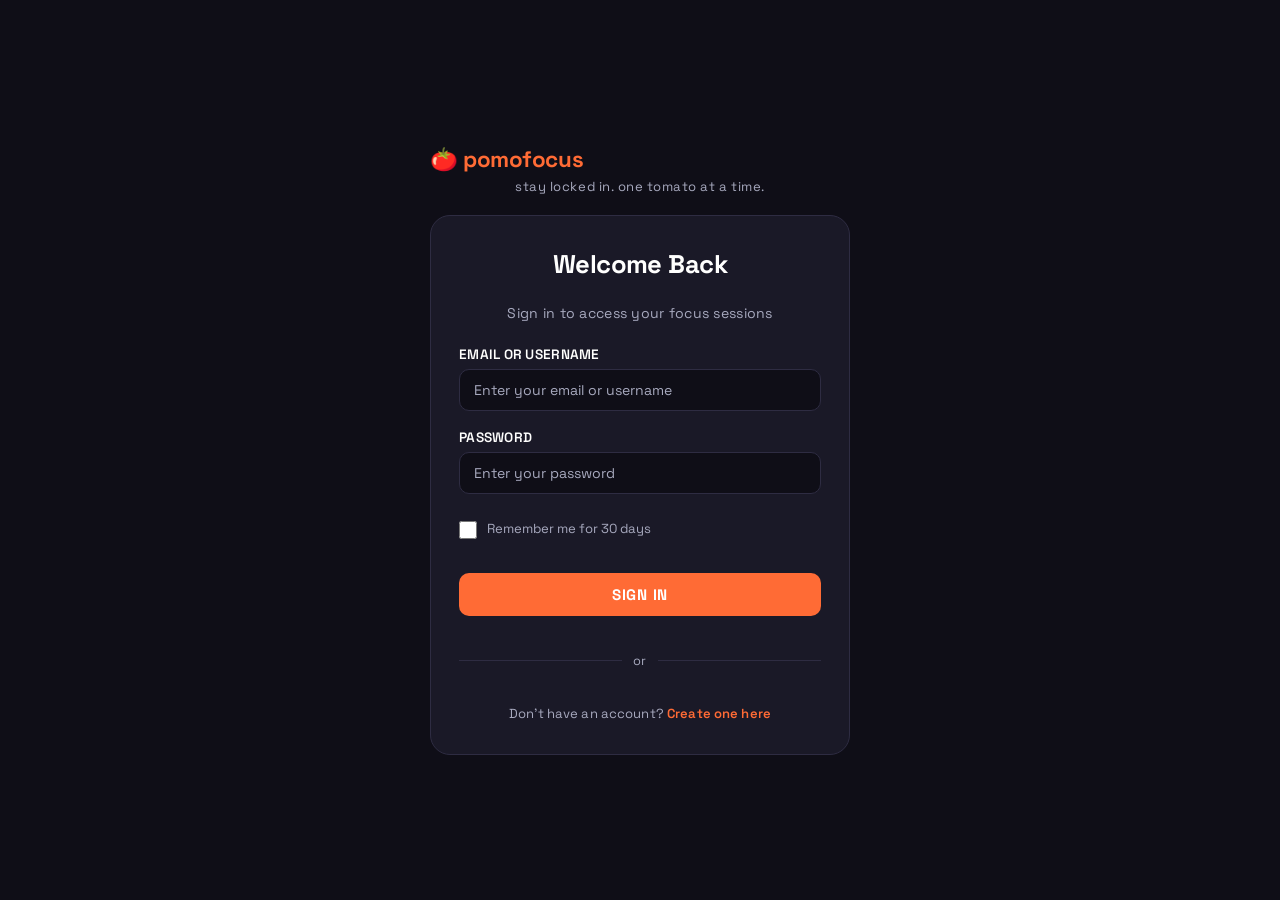
<file: index.html>
<!DOCTYPE html>
<html lang="en">
<head>
  <meta charset="UTF-8" />
  <meta name="viewport" content="width=device-width, initial-scale=1.0"/>
  <title>Pomodoro Timer</title>
  <link rel="stylesheet" href="style.css" />
  <link href="https://fonts.googleapis.com/css2?family=Space+Grotesk:wght@400;600;700&family=Space+Mono:wght@400;700&display=swap" rel="stylesheet"/>
</head>
<body>

  <div class="app">

    <header>
      <div class="header-top">
        <div class="logo">🍅 pomofocus</div>
        <div class="user-menu">
          <span class="user-name" id="userName">User</span>
          <button class="btn-logout" onclick="logoutUser()" title="Logout">↪</button>
        </div>
      </div>
      <p class="tagline">stay locked in. one tomato at a time.</p>
    </header>

    <div class="mode-tabs">
      <button class="tab active" data-mode="work" onclick="switchMode('work')">Focus</button>
      <button class="tab" data-mode="short" onclick="switchMode('short')">Short Break</button>
      <button class="tab" data-mode="long" onclick="switchMode('long')">Long Break</button>
    </div>

    <div class="timer-card">
      <div class="ring-wrapper">
        <svg class="ring" viewBox="0 0 200 200">
          <circle class="ring-bg" cx="100" cy="100" r="88"/>
          <circle class="ring-progress" id="ring" cx="100" cy="100" r="88"/>
        </svg>
        <div class="time-display" id="timeDisplay">25:00</div>
      </div>

      <div class="session-label" id="sessionLabel">Time to focus 🎯</div>

      <!-- Task Input Box -->
      <div class="task-box">
        <input
          type="text"
          id="taskInput"
          class="task-input"
          placeholder="What are you working on?"
          maxlength="60"
        />
        <div class="task-display" id="taskDisplay" style="display:none;">
          <span id="taskText"></span>
          <button class="task-clear" onclick="clearTask()">✕</button>
        </div>
      </div>

      <div class="controls">
        <button class="btn-icon" onclick="resetTimer()" title="Reset">↺</button>
        <button class="btn-main" id="startBtn" onclick="toggleTimer()">Start</button>
        <button class="btn-icon" onclick="skipSession()" title="Skip">⏭</button>
      </div>
    </div>

    <div class="stats">
      <div class="stat">
        <span class="stat-num" id="sessionCount">0</span>
        <span class="stat-label">Sessions Done</span>
      </div>
      <div class="stat">
        <span class="stat-num" id="focusMinutes">0</span>
        <span class="stat-label">Minutes Focused</span>
      </div>
      <div class="stat">
        <span class="stat-num" id="breakCount">0</span>
        <span class="stat-label">Breaks Taken</span>
      </div>
    </div>

    <div class="tip-box" id="tipBox">
      💡 <span id="tipText">Work in focused 25-min blocks for maximum productivity.</span>
    </div>

  </div>

  <script src="auth.js"></script>
  <script>
    // Check if user is logged in
    window.addEventListener('DOMContentLoaded', function() {
      if (!isUserLoggedIn()) {
        window.location.href = 'login.html';
        return;
      }
      
      // Display user name
      const user = getCurrentUser();
      if (user) {
        document.getElementById('userName').textContent = user.name;
      }
    });
  </script>
  <script src="script.js"></script>
</body>
</html>
</file>
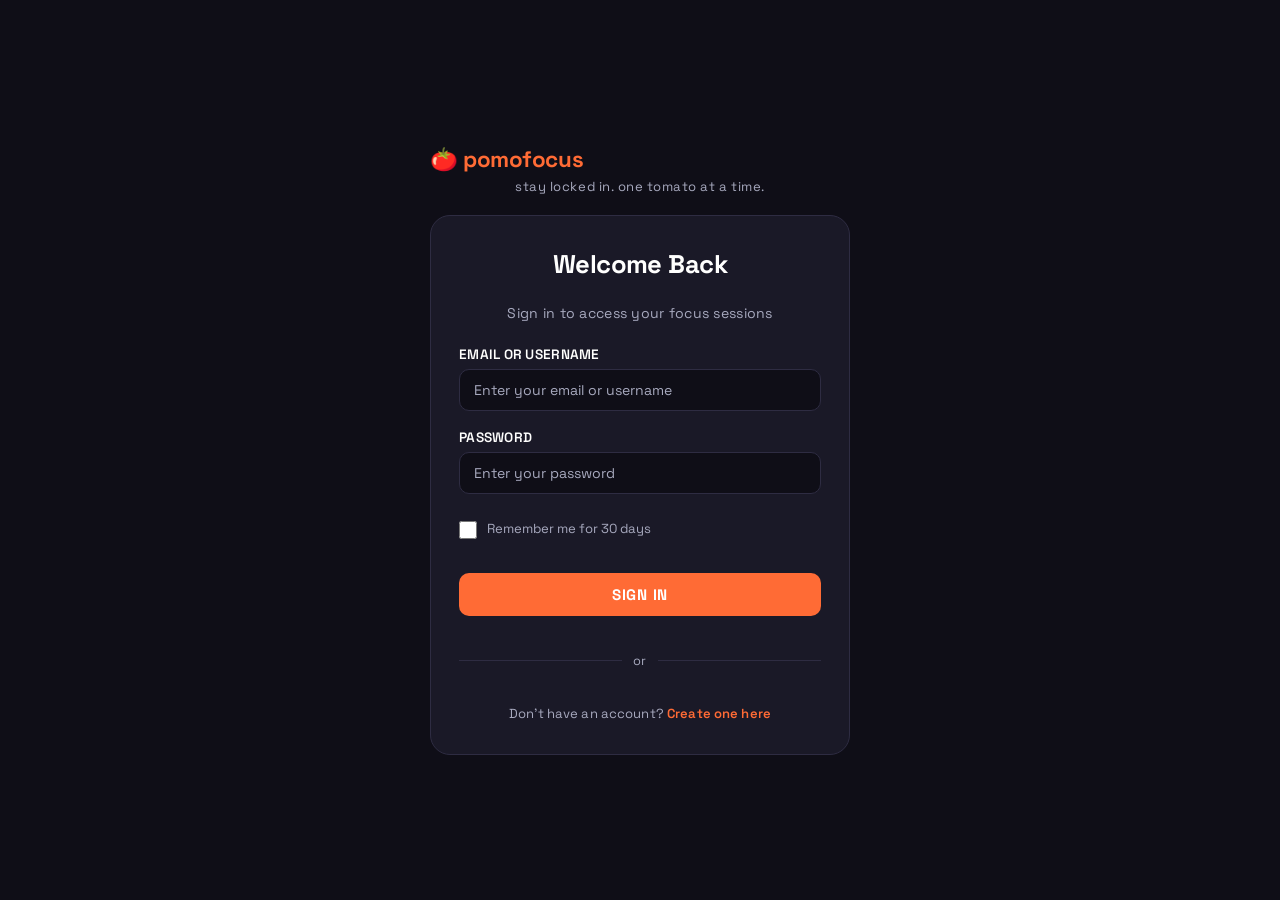
<file: login.html>
<!DOCTYPE html>
<html lang="en">
<head>
  <meta charset="UTF-8" />
  <meta name="viewport" content="width=device-width, initial-scale=1.0"/>
  <title>Login - Pomofocus</title>
  <link rel="stylesheet" href="style.css" />
  <link href="https://fonts.googleapis.com/css2?family=Space+Grotesk:wght@400;600;700&family=Space+Mono:wght@400;700&display=swap" rel="stylesheet"/>
</head>
<body>
  <div class="app">
    <header>
      <div class="logo">🍅 pomofocus</div>
      <p class="tagline">stay locked in. one tomato at a time.</p>
    </header>

    <div class="auth-card">
      <h2 class="auth-title">Welcome Back</h2>
      <p class="auth-subtitle">Sign in to access your focus sessions</p>

      <form id="loginForm" class="auth-form">
        <div class="form-group">
          <label for="loginEmail" class="form-label">Email or Username</label>
          <input
            type="text"
            id="loginEmail"
            class="form-input"
            placeholder="Enter your email or username"
            required
          />
          <span class="error-message" id="emailError"></span>
        </div>

        <div class="form-group">
          <label for="loginPassword" class="form-label">Password</label>
          <input
            type="password"
            id="loginPassword"
            class="form-input"
            placeholder="Enter your password"
            required
          />
          <span class="error-message" id="passwordError"></span>
        </div>

        <div class="form-group checkbox">
          <input
            type="checkbox"
            id="rememberMe"
            class="form-checkbox"
          />
          <label for="rememberMe" class="checkbox-label">Remember me for 30 days</label>
        </div>

        <button type="submit" class="btn-auth">Sign In</button>
        <span class="auth-message" id="loginMessage"></span>
      </form>

      <div class="auth-divider">or</div>

      <p class="auth-footer">
        Don't have an account?
        <a href="signup.html" class="auth-link">Create one here</a>
      </p>
    </div>
  </div>

  <script src="auth.js"></script>
  <script>
    // Handle login form submission
    document.getElementById('loginForm').addEventListener('submit', function(e) {
      e.preventDefault();
      handleLogin();
    });

    // Auto-fill if user was remembered
    window.addEventListener('DOMContentLoaded', function() {
      const remembered = localStorage.getItem('rememberMe');
      if (remembered) {
        const user = JSON.parse(localStorage.getItem('currentUser'));
        if (user) {
          document.getElementById('loginEmail').value = user.email;
          document.getElementById('rememberMe').checked = true;
        }
      }
    });
  </script>
</body>
</html>
</file>
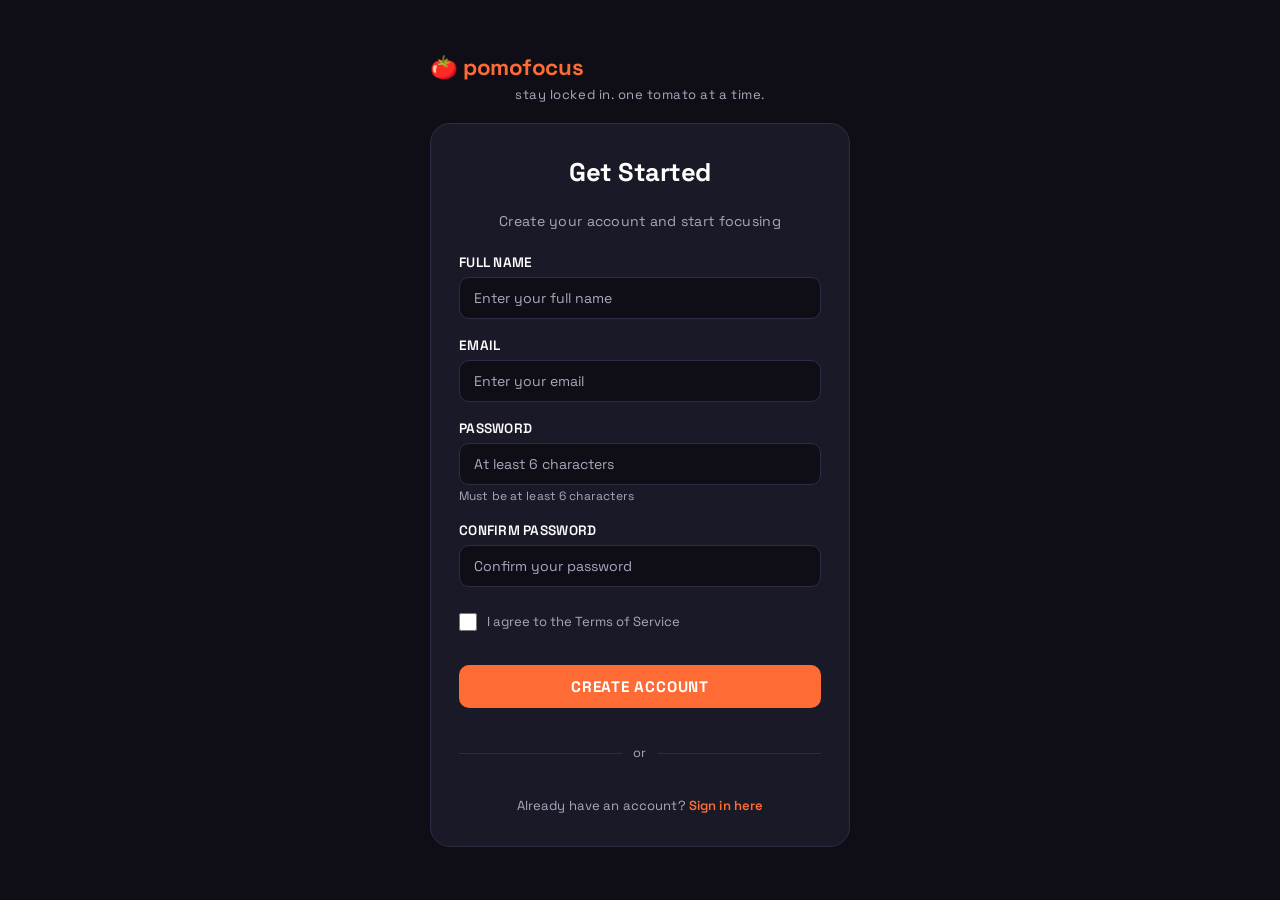
<file: signup.html>
<!DOCTYPE html>
<html lang="en">
<head>
  <meta charset="UTF-8" />
  <meta name="viewport" content="width=device-width, initial-scale=1.0"/>
  <title>Sign Up - Pomofocus</title>
  <link rel="stylesheet" href="style.css" />
  <link href="https://fonts.googleapis.com/css2?family=Space+Grotesk:wght@400;600;700&family=Space+Mono:wght@400;700&display=swap" rel="stylesheet"/>
</head>
<body>
  <div class="app">
    <header>
      <div class="logo">🍅 pomofocus</div>
      <p class="tagline">stay locked in. one tomato at a time.</p>
    </header>

    <div class="auth-card">
      <h2 class="auth-title">Get Started</h2>
      <p class="auth-subtitle">Create your account and start focusing</p>

      <form id="signupForm" class="auth-form">
        <div class="form-group">
          <label for="signupName" class="form-label">Full Name</label>
          <input
            type="text"
            id="signupName"
            class="form-input"
            placeholder="Enter your full name"
            required
          />
          <span class="error-message" id="nameError"></span>
        </div>

        <div class="form-group">
          <label for="signupEmail" class="form-label">Email</label>
          <input
            type="email"
            id="signupEmail"
            class="form-input"
            placeholder="Enter your email"
            required
          />
          <span class="error-message" id="emailError"></span>
        </div>

        <div class="form-group">
          <label for="signupPassword" class="form-label">Password</label>
          <input
            type="password"
            id="signupPassword"
            class="form-input"
            placeholder="At least 6 characters"
            required
            minlength="6"
          />
          <span class="error-message" id="passwordError"></span>
          <p class="password-hint">Must be at least 6 characters</p>
        </div>

        <div class="form-group">
          <label for="confirmPassword" class="form-label">Confirm Password</label>
          <input
            type="password"
            id="confirmPassword"
            class="form-input"
            placeholder="Confirm your password"
            required
          />
          <span class="error-message" id="confirmError"></span>
        </div>

        <div class="form-group checkbox">
          <input
            type="checkbox"
            id="agreeTerms"
            class="form-checkbox"
            required
          />
          <label for="agreeTerms" class="checkbox-label">I agree to the Terms of Service</label>
          <span class="error-message" id="termsError"></span>
        </div>

        <button type="submit" class="btn-auth">Create Account</button>
        <span class="auth-message" id="signupMessage"></span>
      </form>

      <div class="auth-divider">or</div>

      <p class="auth-footer">
        Already have an account?
        <a href="login.html" class="auth-link">Sign in here</a>
      </p>
    </div>
  </div>

  <script src="auth.js"></script>
  <script>
    // Handle signup form submission
    document.getElementById('signupForm').addEventListener('submit', function(e) {
      e.preventDefault();
      handleSignup();
    });
  </script>
</body>
</html>
</file>
<file: style.css>
/* ── Reset & Base ── */
*, *::before, *::after { box-sizing: border-box; margin: 0; padding: 0; }

:root {
  --bg:        #0f0e17;
  --surface:   #1a1927;
  --border:    #2e2c42;
  --accent:    #ff6b35;
  --accent2:   #7c5cbf;
  --green:     #3dd68c;
  --text:      #fffffe;
  --muted:     #a7a9be;
  --radius:    20px;
}

body {
  background: var(--bg);
  color: var(--text);
  font-family: 'Space Grotesk', sans-serif;
  min-height: 100vh;
  display: flex;
  align-items: center;
  justify-content: center;
  padding: 24px 16px;
}

/* ── App Shell ── */
.app {
  width: 100%;
  max-width: 420px;
  display: flex;
  flex-direction: column;
  gap: 20px;
}

/* ── Header ── */
header { text-align: center; }

.header-top {
  display: flex;
  justify-content: space-between;
  align-items: center;
  gap: 16px;
  margin-bottom: 8px;
}

.logo {
  font-size: 1.4rem;
  font-weight: 700;
  letter-spacing: -0.02em;
  color: var(--accent);
  flex: 1;
  text-align: left;
}

.user-menu {
  display: flex;
  align-items: center;
  gap: 8px;
}

.user-name {
  font-size: 0.85rem;
  color: var(--muted);
  font-weight: 500;
  max-width: 100px;
  overflow: hidden;
  text-overflow: ellipsis;
  white-space: nowrap;
  letter-spacing: 0.02em;
}

.btn-logout {
  width: 32px;
  height: 32px;
  border: 1px solid var(--border);
  border-radius: 8px;
  background: transparent;
  color: var(--muted);
  cursor: pointer;
  font-size: 0.95rem;
  display: flex;
  align-items: center;
  justify-content: center;
  transition: all 0.2s ease;
}

.btn-logout:hover {
  border-color: var(--accent);
  color: var(--accent);
  background: rgba(255, 107, 53, 0.1);
}

.tagline {
  font-size: 0.82rem;
  color: var(--muted);
  margin-top: 4px;
  letter-spacing: 0.04em;
}
}

/* ── Mode Tabs ── */
.mode-tabs {
  display: flex;
  background: var(--surface);
  border: 1px solid var(--border);
  border-radius: 12px;
  padding: 4px;
  gap: 4px;
}

.tab {
  flex: 1;
  padding: 9px 8px;
  border: none;
  border-radius: 9px;
  background: transparent;
  color: var(--muted);
  font-family: 'Space Grotesk', sans-serif;
  font-size: 0.82rem;
  font-weight: 600;
  cursor: pointer;
  transition: all 0.2s ease;
}

.tab:hover { color: var(--text); }

.tab.active {
  background: var(--accent);
  color: #fff;
}

.tab[data-mode="short"].active,
.tab[data-mode="long"].active {
  background: var(--green);
  color: #0f0e17;
}

/* ── Timer Card ── */
.timer-card {
  background: var(--surface);
  border: 1px solid var(--border);
  border-radius: var(--radius);
  padding: 32px 24px 28px;
  display: flex;
  flex-direction: column;
  align-items: center;
  gap: 20px;
}

/* ── Ring ── */
.ring-wrapper {
  position: relative;
  width: 200px;
  height: 200px;
}

.ring { width: 200px; height: 200px; transform: rotate(-90deg); }

.ring-bg {
  fill: none;
  stroke: var(--border);
  stroke-width: 10;
}

.ring-progress {
  fill: none;
  stroke: var(--accent);
  stroke-width: 10;
  stroke-linecap: round;
  stroke-dasharray: 553;
  stroke-dashoffset: 0;
  transition: stroke-dashoffset 1s linear, stroke 0.4s ease;
}

.ring-progress.break-mode { stroke: var(--green); }

.time-display {
  position: absolute;
  inset: 0;
  display: flex;
  align-items: center;
  justify-content: center;
  font-family: 'Space Mono', monospace;
  font-size: 2.8rem;
  font-weight: 700;
  letter-spacing: -0.03em;
  color: var(--text);
}

/* ── Session Label ── */
.session-label {
  font-size: 0.9rem;
  color: var(--muted);
  letter-spacing: 0.02em;
}

/* ── Controls ── */
.controls {
  display: flex;
  align-items: center;
  gap: 16px;
}

.btn-main {
  padding: 14px 48px;
  background: var(--accent);
  color: #fff;
  border: none;
  border-radius: 12px;
  font-family: 'Space Grotesk', sans-serif;
  font-size: 1rem;
  font-weight: 700;
  cursor: pointer;
  letter-spacing: 0.06em;
  text-transform: uppercase;
  transition: transform 0.15s ease, background 0.2s ease;
}

.btn-main:hover { transform: scale(1.04); }
.btn-main:active { transform: scale(0.97); }
.btn-main.pause-mode { background: var(--accent2); }
.btn-main.break-btn { background: var(--green); color: #0f0e17; }

.btn-icon {
  width: 42px;
  height: 42px;
  border: 1px solid var(--border);
  border-radius: 10px;
  background: transparent;
  color: var(--muted);
  font-size: 1.1rem;
  cursor: pointer;
  transition: all 0.2s ease;
  display: flex;
  align-items: center;
  justify-content: center;
}

.btn-icon:hover {
  border-color: var(--accent);
  color: var(--accent);
}

/* ── Stats ── */
.stats {
  display: flex;
  gap: 12px;
}

.stat {
  flex: 1;
  background: var(--surface);
  border: 1px solid var(--border);
  border-radius: 14px;
  padding: 14px 10px;
  text-align: center;
  display: flex;
  flex-direction: column;
  gap: 4px;
}

.stat-num {
  font-family: 'Space Mono', monospace;
  font-size: 1.5rem;
  font-weight: 700;
  color: var(--accent);
}

.stat-label {
  font-size: 0.72rem;
  color: var(--muted);
  text-transform: uppercase;
  letter-spacing: 0.05em;
}

/* ── Tip Box ── */
.tip-box {
  background: var(--surface);
  border: 1px solid var(--border);
  border-left: 3px solid var(--accent);
  border-radius: 12px;
  padding: 14px 16px;
  font-size: 0.84rem;
  color: var(--muted);
  line-height: 1.6;
}

/* ── Task Box ── */
.task-box {
  width: 100%;
}

.task-input {
  width: 100%;
  background: var(--bg);
  border: 1px solid var(--border);
  border-radius: 10px;
  padding: 11px 16px;
  color: var(--text);
  font-family: 'Space Grotesk', sans-serif;
  font-size: 0.88rem;
  outline: none;
  transition: border-color 0.2s ease;
}

.task-input::placeholder { color: var(--muted); }
.task-input:focus { border-color: var(--accent); }

.task-display {
  display: flex;
  align-items: center;
  justify-content: space-between;
  background: var(--bg);
  border: 1px solid var(--accent);
  border-radius: 10px;
  padding: 10px 16px;
  font-size: 0.88rem;
  color: var(--text);
  gap: 10px;
}

.task-clear {
  background: none;
  border: none;
  color: var(--muted);
  cursor: pointer;
  font-size: 0.85rem;
  padding: 2px 4px;
  flex-shrink: 0;
  transition: color 0.2s;
}
.task-clear:hover { color: var(--accent); }

/* ── Pulse animation when running ── */
@keyframes pulse {
  0%, 100% { box-shadow: 0 0 0 0 rgba(255,107,53,0.3); }
  50%       { box-shadow: 0 0 0 10px rgba(255,107,53,0); }
}

.timer-card.running { animation: pulse 2s infinite; }

/* ── Mobile ── */
@media (max-width: 400px) {
  .time-display { font-size: 2.2rem; }
  .btn-main { padding: 13px 36px; }
}

/* ── Authentication Styles ── */
.auth-card {
  background: var(--surface);
  border: 1px solid var(--border);
  border-radius: var(--radius);
  padding: 32px 28px;
  display: flex;
  flex-direction: column;
  gap: 24px;
}

.auth-title {
  font-size: 1.6rem;
  font-weight: 700;
  letter-spacing: -0.02em;
  color: var(--text);
  text-align: center;
}

.auth-subtitle {
  font-size: 0.88rem;
  color: var(--muted);
  text-align: center;
  letter-spacing: 0.02em;
}

/* ── Form Styles ── */
.auth-form {
  display: flex;
  flex-direction: column;
  gap: 18px;
}

.form-group {
  display: flex;
  flex-direction: column;
  gap: 6px;
}

.form-label {
  font-size: 0.85rem;
  font-weight: 600;
  color: var(--text);
  letter-spacing: 0.02em;
  text-transform: uppercase;
}

.form-input {
  padding: 11px 14px;
  background: var(--bg);
  border: 1px solid var(--border);
  border-radius: 10px;
  color: var(--text);
  font-family: 'Space Grotesk', sans-serif;
  font-size: 0.88rem;
  outline: none;
  transition: border-color 0.2s ease, box-shadow 0.2s ease;
}

.form-input::placeholder {
  color: var(--muted);
}

.form-input:focus {
  border-color: var(--accent);
  box-shadow: 0 0 0 3px rgba(255, 107, 53, 0.1);
}

.form-input:invalid:not(:placeholder-shown) {
  border-color: #ff6b6b;
}

/* ── Checkbox Styles ── */
.form-group.checkbox {
  flex-direction: row;
  align-items: center;
  gap: 10px;
  padding: 8px 0;
}

.form-checkbox {
  width: 18px;
  height: 18px;
  cursor: pointer;
  accent-color: var(--accent);
  flex-shrink: 0;
}

.checkbox-label {
  font-size: 0.82rem;
  color: var(--muted);
  cursor: pointer;
  line-height: 1.4;
  flex: 1;
}

.form-checkbox:hover + .checkbox-label {
  color: var(--text);
}

/* ── Error Messages ── */
.error-message {
  font-size: 0.75rem;
  color: #ff6b6b;
  display: none;
  letter-spacing: 0.01em;
  margin-top: -2px;
}

/* ── Password Hint ── */
.password-hint {
  font-size: 0.75rem;
  color: var(--muted);
  margin-top: -3px;
  letter-spacing: 0.01em;
}

/* ── Auth Buttons ── */
.btn-auth {
  padding: 12px 24px;
  background: var(--accent);
  color: #fff;
  border: none;
  border-radius: 10px;
  font-family: 'Space Grotesk', sans-serif;
  font-size: 0.95rem;
  font-weight: 700;
  cursor: pointer;
  letter-spacing: 0.05em;
  text-transform: uppercase;
  transition: transform 0.15s ease, background 0.2s ease, box-shadow 0.2s ease;
  margin-top: 8px;
}

.btn-auth:hover {
  transform: translateY(-2px);
  box-shadow: 0 8px 16px rgba(255, 107, 53, 0.3);
}

.btn-auth:active {
  transform: translateY(0);
}

/* ── Auth Messages ── */
.auth-message {
  font-size: 0.82rem;
  padding: 10px 12px;
  border-radius: 8px;
  text-align: center;
  display: none;
  animation: slideDown 0.3s ease;
  letter-spacing: 0.01em;
}

.auth-message.success {
  background: rgba(61, 214, 140, 0.15);
  color: var(--green);
  display: block;
  border: 1px solid rgba(61, 214, 140, 0.3);
}

.auth-message.error {
  background: rgba(255, 107, 107, 0.15);
  color: #ff6b6b;
  display: block;
  border: 1px solid rgba(255, 107, 107, 0.3);
}

@keyframes slideDown {
  from {
    opacity: 0;
    transform: translateY(-8px);
  }
  to {
    opacity: 1;
    transform: translateY(0);
  }
}

/* ── Divider ── */
.auth-divider {
  text-align: center;
  font-size: 0.8rem;
  color: var(--muted);
  letter-spacing: 0.05em;
  position: relative;
  margin: 12px 0;
}

.auth-divider::before,
.auth-divider::after {
  content: '';
  position: absolute;
  top: 50%;
  width: 45%;
  height: 1px;
  background: var(--border);
}

.auth-divider::before { left: 0; }
.auth-divider::after { right: 0; }

/* ── Auth Footer ── */
.auth-footer {
  text-align: center;
  font-size: 0.82rem;
  color: var(--muted);
  letter-spacing: 0.01em;
}

.auth-link {
  color: var(--accent);
  text-decoration: none;
  font-weight: 600;
  transition: color 0.2s ease;
  cursor: pointer;
}

.auth-link:hover {
  color: #ff8a5a;
  text-decoration: underline;
}

/* ── Mobile Auth ── */
@media (max-width: 400px) {
  .auth-card {
    padding: 24px 20px;
  }

  .auth-title {
    font-size: 1.4rem;
  }

  .form-input {
    font-size: 16px; /* Prevents zoom on iOS */
  }
}
</file>
